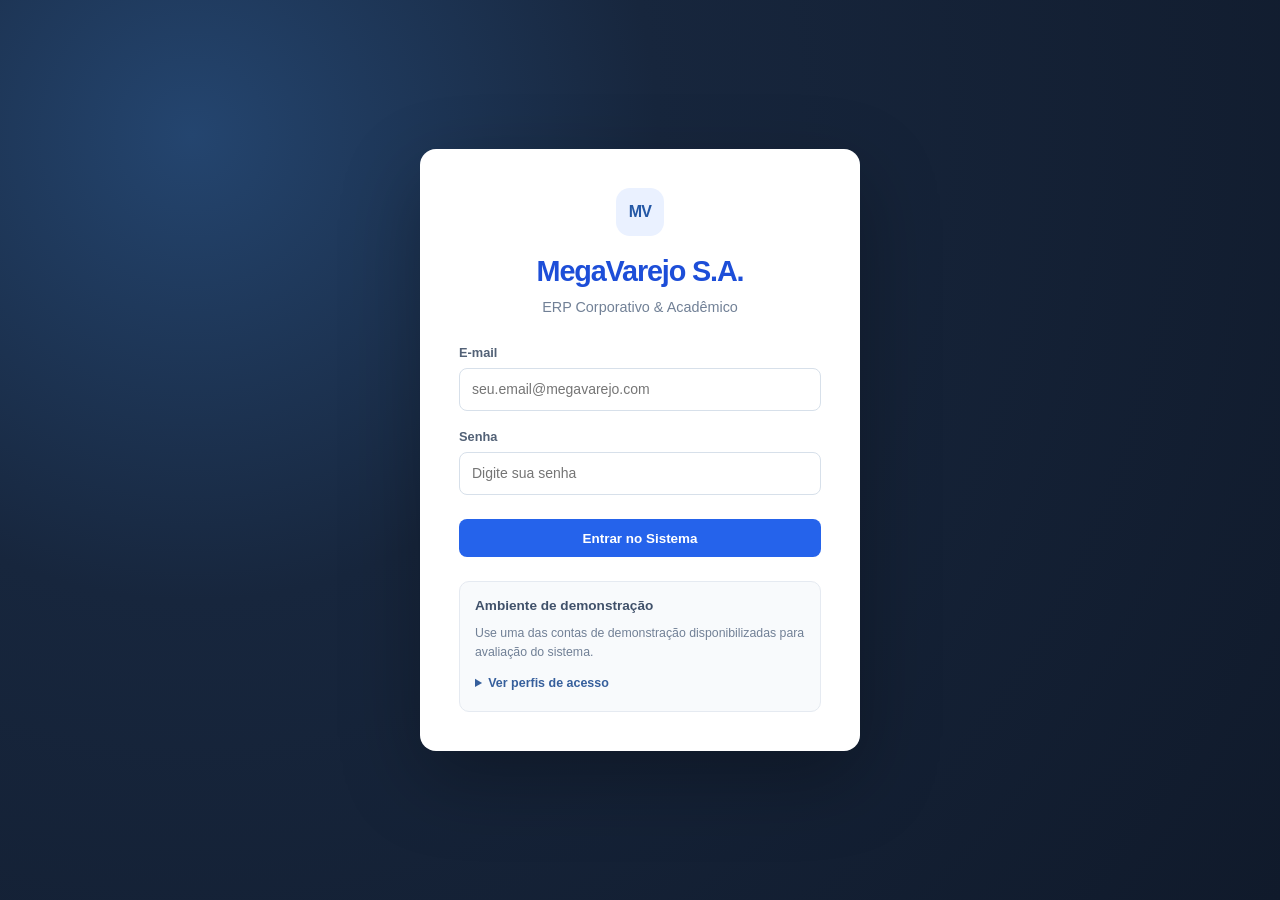
<file: templates/login.html>
<!DOCTYPE html>
<html lang="pt-BR">
<head>
    <meta charset="UTF-8">
    <meta name="viewport" content="width=device-width, initial-scale=1.0">
    <title>Login - MegaVarejo S.A.</title>
    <link rel="stylesheet" href="/static/css/style.css">
</head>
<body class="login-body">
    <div class="login-wrapper">
        <div class="login-card">
            <div class="login-header">
                <div class="login-mark" aria-hidden="true">MV</div><h2>MegaVarejo S.A.</h2>
                <p>ERP Corporativo & Acadêmico</p>
            </div>

            <div id="login-alerta" class="alerta" style="display: none;"></div>

            <form id="form-login" onsubmit="realizarLogin(event)">
                <div class="form-group" style="margin-bottom: 16px;">
                    <label for="login-email">E-mail</label>
                    <input type="email" id="login-email" required placeholder="seu.email@megavarejo.com" autocomplete="username">
                </div>

                <div class="form-group" style="margin-bottom: 24px;">
                    <label for="login-senha">Senha</label>
                    <input type="password" id="login-senha" required placeholder="Digite sua senha" autocomplete="current-password">
                </div>

                <button type="submit" id="btn-login" class="btn btn-primary" style="width: 100%;">
                    Entrar no Sistema
                </button>
            </form>

            <div class="login-info">
                <h4>Ambiente de demonstração</h4><p class="login-demo-note">Use uma das contas de demonstração disponibilizadas para avaliação do sistema.</p><details class="login-demo-details"><summary>Ver perfis de acesso</summary>
                <ul>
                    <li><strong>Administrador:</strong> admin@megavarejo.com</li>
                    <li><strong>Estoque:</strong> estoque@megavarejo.com</li>
                    <li><strong>Vendas:</strong> vendas@megavarejo.com</li>
                    <li><strong>Gerência:</strong> gerencia@megavarejo.com</li>
                </ul>
                </details>
            </div>
        </div>
    </div>

    <script>
        async function realizarLogin(e) {
            e.preventDefault();
            const email = document.getElementById('login-email').value.trim();
            const senha = document.getElementById('login-senha').value;
            const btn = document.getElementById('btn-login');
            const alerta = document.getElementById('login-alerta');

            alerta.style.display = 'none';
            btn.disabled = true;
            btn.textContent = 'Autenticando...';

            try {
                const res = await fetch('/api/auth/login', {
                    method: 'POST',
                    headers: { 'Content-Type': 'application/json' },
                    body: JSON.stringify({ email, senha })
                });

                const data = await res.json();
                if (!res.ok) {
                    alerta.textContent = data.erro || 'Falha na autenticação.';
                    alerta.className = 'alerta erro';
                    alerta.style.display = 'block';
                    btn.disabled = false;
                    btn.textContent = 'Entrar no Sistema';
                    return;
                }

                // Redireciona para o ERP principal
                window.location.href = '/';
            } catch (err) {
                alerta.textContent = 'Erro ao conectar ao servidor.';
                alerta.className = 'alerta erro';
                alerta.style.display = 'block';
                btn.disabled = false;
                btn.textContent = 'Entrar no Sistema';
            }
        }
    </script>
</body>
</html>
</file>
<file: static/css/style.css>
/* Reset e Estilos Gerais */
* {
    margin: 0;
    padding: 0;
    box-sizing: border-box;
    font-family: -apple-system, BlinkMacSystemFont, "Segoe UI", Roboto, Oxygen, Ubuntu, Cantarell, sans-serif;
}

body {
    background-color: #f4f6f9;
    color: #333;
}

/* Layout Principal com Menu Lateral */
.layout {
    display: flex;
    min-height: 100vh;
}

.sidebar {
    width: 250px;
    background-color: #1e293b;
    color: #fff;
    display: flex;
    flex-direction: column;
    flex-shrink: 0;
}

.brand {
    padding: 24px 20px;
    border-bottom: 1px solid #334155;
}

.brand h2 {
    font-size: 1.25rem;
    font-weight: 700;
    color: #38bdf8;
}

.brand small {
    color: #94a3b8;
    font-size: 0.8rem;
    text-transform: uppercase;
    letter-spacing: 1px;
}

/* Informações do Usuário no Sidebar */
.user-session-card {
    display: flex;
    align-items: center;
    gap: 12px;
    padding: 16px 20px;
    border-bottom: 1px solid #334155;
    background-color: rgba(15, 23, 42, 0.4);
}

.user-avatar {
    width: 38px;
    height: 38px;
    background-color: #0284c7;
    color: #fff;
    font-weight: 700;
    font-size: 1.1rem;
    border-radius: 50%;
    display: flex;
    align-items: center;
    justify-content: center;
}

.user-details {
    display: flex;
    flex-direction: column;
    gap: 2px;
    overflow: hidden;
}

.user-details strong {
    font-size: 0.9rem;
    color: #f8fafc;
    white-space: nowrap;
    overflow: hidden;
    text-overflow: ellipsis;
}

.user-badge {
    display: inline-block;
    font-size: 0.72rem;
    font-weight: 600;
    color: #38bdf8;
    text-transform: uppercase;
    letter-spacing: 0.5px;
}

.nav-menu {
    display: flex;
    flex-direction: column;
    padding: 16px 8px;
    gap: 8px;
    flex: 1;
}

.nav-item {
    background: transparent;
    border: none;
    color: #cbd5e1;
    padding: 12px 16px;
    text-align: left;
    font-size: 0.95rem;
    border-radius: 6px;
    cursor: pointer;
    transition: all 0.2s ease;
    display: flex;
    align-items: center;
    gap: 10px;
}

.nav-item:hover {
    background-color: #334155;
    color: #fff;
}

.nav-item.active {
    background-color: #0284c7;
    color: #fff;
    font-weight: 600;
}

.sidebar-footer {
    padding: 16px 12px;
    border-top: 1px solid #334155;
}

.btn-logout {
    width: 100%;
    padding: 10px 14px;
    background-color: #334155;
    color: #f87171;
    border: none;
    border-radius: 6px;
    font-weight: 600;
    font-size: 0.9rem;
    cursor: pointer;
    display: flex;
    align-items: center;
    justify-content: center;
    gap: 8px;
    transition: background-color 0.2s, color 0.2s;
}

.btn-logout:hover {
    background-color: #dc2626;
    color: #fff;
}

.content {
    flex: 1;
    padding: 30px;
    overflow-y: auto;
}

/* Cabeçalho da Seção */
.section-header {
    margin-bottom: 24px;
}

.section-header h1 {
    font-size: 1.8rem;
    color: #0f172a;
}

.section-header p {
    color: #64748b;
    font-size: 0.95rem;
    margin-top: 4px;
}

/* Módulos (Visibilidade) */
.modulo {
    display: none;
}

.modulo.active {
    display: block;
}

/* Dashboard Cards */
.cards-grid {
    display: grid;
    grid-template-columns: repeat(auto-fit, minmax(240px, 1fr));
    gap: 20px;
}

.card {
    background: #fff;
    padding: 24px;
    border-radius: 8px;
    box-shadow: 0 1px 3px rgba(0,0,0,0.08);
    border-left: 4px solid #64748b;
}

.card.highlight {
    border-left-color: #10b981;
}

.card-title {
    font-size: 0.9rem;
    color: #64748b;
    font-weight: 600;
    text-transform: uppercase;
    margin-bottom: 8px;
}

.card-value {
    font-size: 2rem;
    font-weight: 700;
    color: #0f172a;
}

.card.highlight .card-value {
    color: #059669;
}

/* Painéis de Formulários */
.painel-form {
    background: #fff;
    padding: 24px;
    border-radius: 8px;
    box-shadow: 0 1px 3px rgba(0,0,0,0.08);
    margin-bottom: 24px;
}

.painel-form h3 {
    margin-bottom: 16px;
    font-size: 1.15rem;
    color: #1e293b;
}

.form-row {
    display: flex;
    gap: 16px;
    flex-wrap: wrap;
    margin-bottom: 16px;
}

.form-group {
    display: flex;
    flex-direction: column;
}

.flex-1 { flex: 1; min-width: 150px; }
.flex-2 { flex: 2; min-width: 250px; }
.flex-auto { flex: 0 0 auto; }

.form-group label {
    font-size: 0.85rem;
    font-weight: 600;
    color: #475569;
    margin-bottom: 6px;
}

.form-group input, 
.form-group select {
    padding: 10px 12px;
    border: 1px solid #cbd5e1;
    border-radius: 6px;
    font-size: 0.95rem;
    outline: none;
    transition: border-color 0.2s;
}

.form-group input:focus,
.form-group select:focus {
    border-color: #0284c7;
}

.form-actions {
    display: flex;
    gap: 10px;
}

/* Botões */
.btn {
    padding: 10px 18px;
    border: none;
    border-radius: 6px;
    font-size: 0.9rem;
    font-weight: 600;
    cursor: pointer;
    transition: background-color 0.2s;
}

.btn-primary {
    background-color: #0284c7;
    color: #fff;
}
.btn-primary:hover {
    background-color: #0369a1;
}

.btn-secondary {
    background-color: #64748b;
    color: #fff;
}
.btn-secondary:hover {
    background-color: #475569;
}

.btn-danger {
    background-color: #ef4444;
    color: #fff;
}
.btn-danger:hover {
    background-color: #dc2626;
}

.btn-success {
    background-color: #10b981;
    color: #fff;
}
.btn-success:hover {
    background-color: #059669;
}

.btn-sm {
    padding: 6px 12px;
    font-size: 0.8rem;
}

/* Tabelas */
.tabela-container {
    background: #fff;
    padding: 24px;
    border-radius: 8px;
    box-shadow: 0 1px 3px rgba(0,0,0,0.08);
}

.tabela-container h3 {
    margin-bottom: 16px;
    font-size: 1.15rem;
    color: #1e293b;
}

.tabela {
    width: 100%;
    border-collapse: collapse;
    text-align: left;
}

.tabela th {
    background-color: #f8fafc;
    color: #475569;
    font-weight: 600;
    padding: 12px;
    border-bottom: 2px solid #e2e8f0;
    font-size: 0.85rem;
    text-transform: uppercase;
}

.tabela td {
    padding: 12px;
    border-bottom: 1px solid #e2e8f0;
    font-size: 0.9rem;
}

.tabela tr:hover {
    background-color: #f8fafc;
}

.tabela.compact td, .tabela.compact th {
    padding: 8px;
}

/* Status Badge */
.status-badge {
    display: inline-block;
    padding: 4px 8px;
    border-radius: 12px;
    font-size: 0.75rem;
    font-weight: 600;
}

.status-concluido, .badge-ativo {
    background-color: #d1fae5;
    color: #065f46;
}

.status-pendente, .badge-perfil {
    background-color: #e0f2fe;
    color: #0369a1;
}

.status-cancelado, .badge-inativo {
    background-color: #fee2e2;
    color: #991b1b;
}

/* Badges de Estoque */
.badge-estoque-normal {
    background-color: #d1fae5;
    color: #065f46;
}

.badge-estoque-baixo {
    background-color: #fef3c7;
    color: #b45309;
}

.badge-estoque-zerado {
    background-color: #fee2e2;
    color: #dc2626;
    font-weight: 700;
}

.badge-tipo-entrada {
    background-color: #dcfce7;
    color: #166534;
}

.badge-tipo-saida {
    background-color: #fee2e2;
    color: #991b1b;
}

.badge-tipo-ajuste {
    background-color: #e0e7ff;
    color: #3730a3;
}

/* Sub-navegação interna de Estoque */
.estoque-tabs {
    display: flex;
    gap: 8px;
    border-bottom: 2px solid #e2e8f0;
    margin-bottom: 20px;
    overflow-x: auto;
    padding-bottom: 4px;
}

.tab-btn {
    padding: 10px 16px;
    background: transparent;
    border: none;
    border-bottom: 3px solid transparent;
    font-weight: 600;
    font-size: 0.95rem;
    color: #64748b;
    cursor: pointer;
    transition: all 0.2s ease;
    white-space: nowrap;
}

.tab-btn:hover {
    color: #0284c7;
}

.tab-btn.active {
    color: #0284c7;
    border-bottom-color: #0284c7;
}

.sub-estoque-content {
    display: none;
}

.sub-estoque-content.active {
    display: block;
}

.tabela-header-actions {
    display: flex;
    justify-content: space-between;
    align-items: center;
    margin-bottom: 16px;
    gap: 16px;
    flex-wrap: wrap;
}

.busca-box input {
    padding: 8px 14px;
    border: 1px solid #cbd5e1;
    border-radius: 6px;
    font-size: 0.9rem;
    min-width: 280px;
    outline: none;
}

.busca-box input:focus {
    border-color: #0284c7;
}

.linha-critica {
    background-color: #fff1f2 !important;
}

.linha-critica td {
    color: #9f1239;
}

/* Alertas */
.alerta {
    padding: 12px 16px;
    border-radius: 6px;
    margin-bottom: 20px;
    font-size: 0.9rem;
    font-weight: 500;
}

.alerta.sucesso {
    background-color: #dcfce7;
    color: #15803d;
    border: 1px solid #86efac;
}

.alerta.erro {
    background-color: #fee2e2;
    color: #b91c1c;
    border: 1px solid #fca5a5;
}

/* Resumo do Pedido */
.pedido-resumo {
    display: flex;
    justify-content: space-between;
    align-items: center;
    margin-top: 16px;
    padding-top: 16px;
    border-top: 1px dashed #cbd5e1;
    font-size: 1.1rem;
}

.pedido-valores-totais {
    background-color: #f8fafc;
    border: 1px solid #e2e8f0;
    padding: 10px 16px;
    border-radius: 6px;
    text-align: right;
    display: flex;
    flex-direction: column;
    gap: 4px;
}

/* Indicadores operacionais da aba Pedidos */
.pedidos-kpis .card-kpi-pedido {
    cursor: pointer;
    transition: transform 0.15s ease, box-shadow 0.15s ease, border-color 0.15s ease;
    border: 2px solid transparent;
}

.pedidos-kpis .card-kpi-pedido:hover {
    transform: translateY(-2px);
    box-shadow: 0 6px 12px -2px rgba(0, 0, 0, 0.1);
}

.pedidos-kpis .card-kpi-pedido.ativo {
    border-color: #0284c7;
    background-color: #f0f9ff;
}

.pedidos-kpis .card-kpi-alerta {
    border-left: 4px solid #ef4444;
}

.pedidos-kpis .card-kpi-alerta.ativo {
    border-color: #ef4444;
    background-color: #fef2f2;
}

/* Barra de filtros de Pedidos */
.filtros-pedidos-box {
    background: #f8fafc;
    border: 1px solid #e2e8f0;
    border-radius: 8px;
    padding: 16px;
    margin-bottom: 20px;
}

.filtros-pedidos-box label {
    font-size: 0.8rem;
    font-weight: 600;
    color: #475569;
    margin-bottom: 4px;
}

.filtros-pedidos-box input,
.filtros-pedidos-box select {
    padding: 8px 12px;
    border: 1px solid #cbd5e1;
    border-radius: 6px;
    font-size: 0.85rem;
    outline: none;
    background: #fff;
    width: 100%;
}

.filtros-pedidos-box input:focus,
.filtros-pedidos-box select:focus {
    border-color: #0284c7;
}

/* Badges de Status do Pedido */
.badge-status-pedido {
    display: inline-block;
    padding: 4px 10px;
    border-radius: 12px;
    font-size: 0.78rem;
    font-weight: 600;
    white-space: nowrap;
}

.badge-ped-aguardando-pagamento { background: #fef3c7; color: #92400e; }
.badge-ped-confirmado           { background: #e0f2fe; color: #0369a1; }
.badge-ped-aguardando-separacao { background: #f1f5f9; color: #334155; }
.badge-ped-em-separacao         { background: #ede9fe; color: #5b21b6; }
.badge-ped-pronto-para-envio    { background: #dbeafe; color: #1e40af; }
.badge-ped-enviado              { background: #e0e7ff; color: #3730a3; }
.badge-ped-em-transporte        { background: #cffafe; color: #155e75; }
.badge-ped-entregue             { background: #dcfce7; color: #166534; }
.badge-ped-cancelado            { background: #fee2e2; color: #991b1b; }
.badge-ped-recusado             { background: #fecdd3; color: #9f1239; }
.badge-ped-devolucao-solicitada { background: #ffedd5; color: #9a3412; }
.badge-ped-devolvido            { background: #f3e8ff; color: #6b21a8; }

/* Badges de Status de Pagamento */
.badge-status-pag {
    display: inline-block;
    padding: 3px 8px;
    border-radius: 10px;
    font-size: 0.75rem;
    font-weight: 600;
    white-space: nowrap;
}

.badge-pag-pendente    { background: #fef3c7; color: #92400e; }
.badge-pag-confirmado  { background: #dcfce7; color: #15803d; }
.badge-pag-recusado    { background: #fee2e2; color: #b91c1c; }
.badge-pag-reembolsado { background: #e2e8f0; color: #475569; }

/* Detalhes Modal Avançado */
.modal-detalhes-grid {
    display: grid;
    grid-template-columns: 1fr 1fr;
    gap: 16px;
    margin-bottom: 20px;
    background: #f8fafc;
    padding: 16px;
    border-radius: 8px;
    border: 1px solid #e2e8f0;
}

.modal-section-title {
    font-size: 0.95rem;
    font-weight: 700;
    color: #1e293b;
    margin-bottom: 8px;
    border-bottom: 1px solid #e2e8f0;
    padding-bottom: 4px;
}

.timeline-historico {
    display: flex;
    flex-direction: column;
    gap: 10px;
    max-height: 200px;
    overflow-y: auto;
    padding-right: 6px;
}

.timeline-item {
    border-left: 3px solid #0284c7;
    padding-left: 10px;
    font-size: 0.85rem;
}

.timeline-meta {
    font-size: 0.75rem;
    color: #64748b;
}

.modal-acoes-box {
    display: flex;
    gap: 8px;
    flex-wrap: wrap;
    margin-top: 16px;
    padding-top: 16px;
    border-top: 1px solid #e2e8f0;
}

/* Modal */
.modal {
    position: fixed;
    top: 0; left: 0; width: 100%; height: 100%;
    background-color: rgba(0,0,0,0.5);
    display: flex;
    justify-content: center;
    align-items: center;
    z-index: 1000;
}

.modal-content {
    background: #fff;
    padding: 24px;
    border-radius: 8px;
    width: 90%;
    max-width: 600px;
    position: relative;
    max-height: 85vh;
    overflow-y: auto;
}

.modal-close {
    position: absolute;
    top: 16px;
    right: 18px;
    font-size: 1.5rem;
    cursor: pointer;
    color: #64748b;
}

/* Tela de Login */
.login-body {
    background: linear-gradient(135deg, #0f172a 0%, #1e293b 100%);
    min-height: 100vh;
    display: flex;
    align-items: center;
    justify-content: center;
    padding: 20px;
}

.login-wrapper {
    width: 100%;
    max-width: 440px;
}

.login-card {
    background: #ffffff;
    padding: 36px;
    border-radius: 12px;
    box-shadow: 0 10px 25px -5px rgba(0, 0, 0, 0.3), 0 8px 10px -6px rgba(0, 0, 0, 0.3);
}

.login-header {
    text-align: center;
    margin-bottom: 24px;
}

.login-header h2 {
    color: #0284c7;
    font-size: 1.8rem;
    font-weight: 700;
}

.login-header p {
    color: #64748b;
    font-size: 0.9rem;
    margin-top: 4px;
}

.login-info {
    margin-top: 24px;
    padding-top: 18px;
    border-top: 1px solid #e2e8f0;
    font-size: 0.8rem;
    color: #475569;
}

.login-info h4 {
    margin-bottom: 8px;
    color: #1e293b;
    font-size: 0.85rem;
}

.login-info ul {
    list-style: none;
    padding: 0;
    display: flex;
    flex-direction: column;
    gap: 4px;
}

/* Responsividade Simples */
@media (max-width: 768px) {
    .layout {
        flex-direction: column;
    }
    .sidebar {
        width: 100%;
    }
    .nav-menu {
        flex-direction: row;
        overflow-x: auto;
    }
    .content {
        padding: 16px;
    }
    .form-row {
        flex-direction: column;
    }
}

/* ========================================================
   ESTILOS DO NOVO DASHBOARD GERENCIAL EXECUTIVO
   ======================================================== */
.dash-header-gerencial {
    display: flex;
    justify-content: space-between;
    align-items: flex-start;
    flex-wrap: wrap;
    gap: 16px;
    margin-bottom: 24px;
    padding-bottom: 16px;
    border-bottom: 1px solid #e2e8f0;
}

.dash-titulo-box h1 {
    font-size: 1.6rem;
    color: #0f172a;
    margin-bottom: 4px;
}

.dash-titulo-box p {
    color: #64748b;
    font-size: 0.9rem;
    margin-bottom: 8px;
}

.dash-meta-info {
    display: flex;
    align-items: center;
    gap: 12px;
    font-size: 0.8rem;
    color: #475569;
}

.dash-tag-perfil {
    background: #e0f2fe;
    color: #0369a1;
    font-weight: 600;
    padding: 2px 8px;
    border-radius: 4px;
    font-size: 0.75rem;
}

.dash-filtros-bar {
    display: flex;
    align-items: flex-end;
    gap: 12px;
    flex-wrap: wrap;
    background: #f8fafc;
    padding: 10px 14px;
    border-radius: 8px;
    border: 1px solid #e2e8f0;
}

.dash-filtro-item {
    display: flex;
    flex-direction: column;
    gap: 4px;
}

.dash-filtro-item label {
    font-weight: 600;
    color: #334155;
    font-size: 0.75rem;
}

.dash-secao-titulo {
    margin-bottom: 14px;
}

.dash-secao-titulo h3 {
    font-size: 1.1rem;
    color: #1e293b;
    margin-bottom: 2px;
}

.dash-secao-titulo small {
    color: #64748b;
    font-size: 0.8rem;
}

/* 5. Alertas Gerenciais */
.dash-alertas-grid {
    display: grid;
    grid-template-columns: repeat(auto-fit, minmax(210px, 1fr));
    gap: 14px;
    margin-bottom: 20px;
}

.alerta-card {
    background: #fff;
    border: 1px solid #e2e8f0;
    border-radius: 8px;
    padding: 14px;
    display: flex;
    flex-direction: column;
    cursor: pointer;
    transition: transform 0.15s ease, box-shadow 0.15s ease;
    position: relative;
}

.alerta-card:hover {
    transform: translateY(-2px);
    box-shadow: 0 4px 10px rgba(0,0,0,0.06);
}

.alerta-card-danger {
    border-left: 4px solid #ef4444;
}

.alerta-card-warning {
    border-left: 4px solid #f59e0b;
}

.alerta-card-info {
    border-left: 4px solid #3b82f6;
}

.alerta-icon {
    font-size: 1.4rem;
    margin-bottom: 6px;
}

.alerta-info h4 {
    font-size: 1.4rem;
    font-weight: 700;
    color: #0f172a;
    line-height: 1.2;
    margin-bottom: 2px;
}

.alerta-info span {
    font-size: 0.8rem;
    color: #64748b;
    font-weight: 500;
}

.alerta-link {
    margin-top: 10px;
    font-size: 0.75rem;
    color: #0284c7;
    font-weight: 600;
    align-self: flex-end;
}

/* 2. KPIs Comerciais */
.dash-kpis-grid {
    grid-template-columns: repeat(auto-fit, minmax(230px, 1fr));
    gap: 16px;
}

.card-kpi-gerencial {
    display: flex;
    flex-direction: column;
    justify-content: space-between;
}

.card-kpi-topo {
    display: flex;
    justify-content: space-between;
    align-items: center;
    margin-bottom: 8px;
}

.card-kpi-icon {
    font-size: 1.3rem;
}

.card-kpi-comparativo {
    margin-top: 8px;
    font-size: 0.8rem;
    color: #64748b;
    display: flex;
    align-items: center;
    gap: 6px;
}

.badge-comparativo {
    font-size: 0.75rem;
    font-weight: 700;
    padding: 2px 6px;
    border-radius: 4px;
}

.badge-comparativo.positivo {
    background: #dcfce7;
    color: #15803d;
}

.badge-comparativo.negativo {
    background: #fee2e2;
    color: #b91c1c;
}

.badge-comparativo.neutro {
    background: #f1f5f9;
    color: #64748b;
}

.card-criterio {
    margin-top: 6px;
    font-size: 0.7rem;
    color: #94a3b8;
    line-height: 1.3;
}

/* 3. Resumo Financeiro */
.dash-financeiro-grid {
    grid-template-columns: repeat(auto-fit, minmax(210px, 1fr));
    gap: 16px;
}

.card-destaque-fin {
    padding: 18px;
}

/* 4. Gráficos */
.dash-graficos-row {
    display: flex;
    gap: 20px;
    flex-wrap: wrap;
}

.dash-grafico-container {
    background: #fff;
    border: 1px solid #e2e8f0;
    border-radius: 8px;
    padding: 18px;
    box-shadow: 0 1px 3px rgba(0,0,0,0.05);
    min-width: 300px;
}

.dash-grafico-header {
    display: flex;
    justify-content: space-between;
    align-items: center;
    margin-bottom: 16px;
    flex-wrap: wrap;
    gap: 8px;
}

.dash-grafico-header h4 {
    font-size: 1rem;
    color: #1e293b;
    margin-bottom: 2px;
}

.dash-grafico-header small {
    color: #64748b;
    font-size: 0.75rem;
}

.dash-agrupamento-btn-group {
    display: flex;
    gap: 4px;
}

.dash-agrupamento-btn-group .btn-outline {
    background: #fff;
    border: 1px solid #cbd5e1;
    color: #475569;
    padding: 4px 8px;
    font-size: 0.75rem;
    border-radius: 4px;
    cursor: pointer;
}

.dash-agrupamento-btn-group .btn-outline.active {
    background: #0284c7;
    border-color: #0284c7;
    color: #fff;
}

.dash-canvas-box {
    position: relative;
    width: 100%;
}

/* 6 & 7. Operacional e Atividades */
.dash-operacional-grid {
    display: grid;
    grid-template-columns: 2fr 1.2fr;
    gap: 20px;
}

@media (max-width: 992px) {
    .dash-operacional-grid {
        grid-template-columns: 1fr;
    }
}

.dash-card-tabela, .dash-card-atividades {
    background: #fff;
    border: 1px solid #e2e8f0;
    border-radius: 8px;
    padding: 18px;
    box-shadow: 0 1px 3px rgba(0,0,0,0.05);
}

.dash-tabela-header {
    display: flex;
    justify-content: space-between;
    align-items: center;
    margin-bottom: 12px;
}

.dash-tabela-header h4 {
    font-size: 0.95rem;
    color: #1e293b;
    margin: 0;
}

.dash-timeline-atividades {
    display: flex;
    flex-direction: column;
    gap: 12px;
    max-height: 580px;
    overflow-y: auto;
}

.timeline-item {
    display: flex;
    align-items: flex-start;
    gap: 10px;
    padding-bottom: 10px;
    border-bottom: 1px solid #f1f5f9;
}

.timeline-item:last-child {
    border-bottom: none;
    padding-bottom: 0;
}

.timeline-icone {
    font-size: 1.1rem;
    background: #f8fafc;
    border-radius: 50%;
    padding: 6px;
    border: 1px solid #e2e8f0;
    display: flex;
    align-items: center;
    justify-content: center;
}

.timeline-corpo {
    flex: 1;
}

.timeline-titulo {
    font-size: 0.85rem;
    font-weight: 600;
    color: #1e293b;
    margin-bottom: 2px;
}

.timeline-desc {
    font-size: 0.78rem;
    color: #475569;
    margin-bottom: 3px;
    line-height: 1.3;
}

.timeline-meta {
    font-size: 0.7rem;
    color: #94a3b8;
    display: flex;
    gap: 10px;
}

.dash-loading-spinner {
    padding: 16px;
    background: #f0fdf4;
    border: 1px solid #bbf7d0;
    color: #166534;
    border-radius: 6px;
    display: flex;
    align-items: center;
    gap: 10px;
    font-size: 0.9rem;
    font-weight: 500;
    margin-bottom: 20px;
}

.texto-vazio {
    text-align: center;
    color: #94a3b8;
    font-size: 0.85rem;
    padding: 16px;
}


/* =========================================================
   MEGAVAREJO UI — camada visual profissional
   ========================================================= */
:root {
    --ui-bg: #f5f7fb;
    --ui-surface: #ffffff;
    --ui-surface-muted: #f8fafc;
    --ui-border: #e5eaf1;
    --ui-border-strong: #d7e0ea;
    --ui-text: #172334;
    --ui-muted: #718096;
    --ui-primary: #2563eb;
    --ui-primary-hover: #1d4ed8;
    --ui-primary-soft: #eff6ff;
    --ui-sidebar: #111c2e;
    --ui-sidebar-muted: #9aabc0;
    --ui-success: #16845b;
    --ui-danger: #c2414b;
    --ui-warning: #b7791f;
    --ui-radius: 12px;
    --ui-shadow: 0 1px 2px rgba(16, 24, 40, .04), 0 8px 24px rgba(16, 24, 40, .035);
}
html { background: var(--ui-bg); }
body {
    background: var(--ui-bg);
    color: var(--ui-text);
    font-family: Inter, ui-sans-serif, system-ui, -apple-system, BlinkMacSystemFont, "Segoe UI", sans-serif;
    font-size: 14px;
    line-height: 1.5;
    -webkit-font-smoothing: antialiased;
}
.svg-sprite { position:absolute; width:0; height:0; overflow:hidden; }
.layout { min-height: 100vh; }
.sidebar {
    width: 252px;
    background: var(--ui-sidebar);
    border-right: 1px solid rgba(255,255,255,.05);
    box-shadow: 8px 0 28px rgba(15,23,42,.045);
}
.brand { padding: 27px 22px 23px; border-bottom: 1px solid rgba(255,255,255,.08); }
.brand h2 { color:#f8fafc; font-size:1.22rem; letter-spacing:-.035em; font-weight:750; }
.brand small { display:block; margin-top:5px; color:var(--ui-sidebar-muted); font-size:.68rem; letter-spacing:.11em; }
.user-session-card { margin:16px 12px 10px; padding:13px 12px; border:1px solid rgba(255,255,255,.08); border-radius:11px; background:rgba(255,255,255,.045); }
.user-avatar { width:36px; height:36px; border-radius:10px; background:#244a83; color:#dbeafe; font-size:.95rem; }
.user-details strong { font-size:.84rem; }
.user-badge { color:#93c5fd; font-size:.66rem; letter-spacing:.07em; }
.nav-menu { padding:13px 12px; gap:5px; }
.nav-item {
    min-height:43px; padding:10px 13px; gap:12px; border-radius:9px;
    color:#b8c5d6; font-size:.88rem; font-weight:550;
}
.nav-item:hover { background:rgba(255,255,255,.07); color:#fff; }
.nav-item.active { background:#1e3a5f; color:#bfdbfe; box-shadow:inset 3px 0 0 #60a5fa; font-weight:650; }
.nav-icon { width:18px; height:18px; flex:0 0 18px; fill:none; stroke:currentColor; stroke-width:1.8; stroke-linecap:round; stroke-linejoin:round; }
.sidebar-footer { padding:13px 12px 18px; border-top:1px solid rgba(255,255,255,.08); }
.btn-logout { justify-content:flex-start; padding:10px 13px; background:transparent; color:#aebbd0; border:1px solid rgba(255,255,255,.09); border-radius:9px; }
.btn-logout:hover { background:rgba(220,38,38,.14); color:#fecaca; }
.content { padding:32px clamp(20px, 3vw, 44px); max-width:1800px; margin:0 auto; min-width:0; }
.section-header { margin-bottom:25px; }
.section-header h1 { color:var(--ui-text); font-size:1.72rem; letter-spacing:-.045em; font-weight:720; }
.section-header p { color:var(--ui-muted); font-size:.9rem; }
.cards-grid { gap:16px; }
.card, .painel-form, .tabela-container, .dash-grafico-container, .dash-card-tabela, .dash-card-atividades {
    background:var(--ui-surface); border:1px solid var(--ui-border); border-radius:var(--ui-radius);
    box-shadow:var(--ui-shadow);
}
.card { border-left:1px solid var(--ui-border); padding:19px 20px; }
.card.highlight { border-left:1px solid var(--ui-border); }
.card-title { color:#748196; font-size:.72rem; letter-spacing:.055em; text-transform:uppercase; }
.card-value { color:#172334; font-size:1.75rem; letter-spacing:-.045em; font-weight:720; }
.painel-form, .tabela-container { padding:22px; }
.form-group label { color:#526176; font-size:.8rem; font-weight:620; }
.form-group input, .form-group select, .form-control, .input-padrao, .busca-box input {
    min-height:40px; background:#fff; border:1px solid var(--ui-border-strong); border-radius:8px;
    color:var(--ui-text); font:inherit; transition:border-color .16s, box-shadow .16s;
}
.form-group input:focus, .form-group select:focus, .form-control:focus, .input-padrao:focus, .busca-box input:focus {
    border-color:#78a7f8; box-shadow:0 0 0 3px rgba(37,99,235,.11); outline:none;
}
.btn { min-height:38px; border-radius:8px; padding:9px 14px; font-size:.84rem; font-weight:650; }
.btn-primary { background:var(--ui-primary); }
.btn-primary:hover { background:var(--ui-primary-hover); }
.btn-secondary { background:#eef2f7; color:#475569; border:1px solid var(--ui-border); }
.btn-secondary:hover { background:#e2e8f0; color:#1e293b; }
.btn-danger { background:#c2414b; }
.btn-success { background:#16845b; }
.tabela-container { overflow:hidden; }
.tabela { border-collapse:separate; border-spacing:0; }
.tabela th { background:#f8fafc; color:#66758a; font-size:.69rem; letter-spacing:.055em; border-bottom:1px solid var(--ui-border); padding:13px 14px; }
.tabela td { color:#344256; border-bottom:1px solid #edf1f5; padding:13px 14px; font-size:.84rem; }
.tabela tr:hover td { background:#fafcff; }
.status-badge, .badge-status-pedido, .badge-status-pag { border-radius:6px; padding:4px 8px; font-size:.72rem; }
.estoque-tabs { border-bottom:1px solid var(--ui-border); }
.tab-btn { font-size:.84rem; padding:10px 14px; }
.tab-btn.active { border-bottom-width:2px; }
.modal-content { border:1px solid var(--ui-border); border-radius:14px; box-shadow:0 24px 70px rgba(15,23,42,.2); }
.alerta { border-radius:9px; }
.dash-header-gerencial { align-items:center; padding-bottom:22px; border-color:var(--ui-border); }
.dash-titulo-box h1 { display:flex; align-items:center; gap:10px; font-size:1.72rem; letter-spacing:-.045em; }
.dash-titulo-box p { max-width:650px; line-height:1.6; }
.dash-meta-info { color:#8190a4; font-size:.76rem; gap:14px; }
.dash-tag-perfil { background:var(--ui-primary-soft); color:#2459a6; border-radius:6px; padding:4px 9px; }
.dash-filtros-bar { background:#fff; border:1px solid var(--ui-border); border-radius:11px; padding:12px; box-shadow:var(--ui-shadow); }
.dash-filtro-item label { color:#65748a; font-size:.7rem; }
.dash-secao-titulo { margin:25px 0 12px; }
.dash-secao-titulo h3 { display:flex; align-items:center; gap:9px; color:#26364a; font-size:.98rem; letter-spacing:-.015em; font-weight:700; }
.dash-secao-titulo small { color:#8793a4; font-size:.76rem; }
.section-icon { width:17px; height:17px; fill:none; stroke:#5276a7; stroke-width:1.8; stroke-linecap:round; stroke-linejoin:round; }
.heading-icon { width:22px; height:22px; fill:none; stroke:var(--ui-primary); stroke-width:1.8; stroke-linecap:round; stroke-linejoin:round; }
.inline-icon { width:14px; height:14px; vertical-align:-2px; fill:none; stroke:currentColor; stroke-width:1.8; stroke-linecap:round; stroke-linejoin:round; }
.dash-alertas-grid { grid-template-columns:repeat(auto-fit,minmax(170px,1fr)); gap:10px; margin-bottom:22px; }
.alerta-card { display:grid; grid-template-columns:34px 1fr; align-items:center; gap:2px 10px; padding:13px 14px; border:1px solid var(--ui-border); border-left:3px solid #d97706; border-radius:10px; box-shadow:none; min-height:84px; }
.alerta-card-danger { border-left-color:#dc6b72; }
.alerta-card-warning { border-left-color:#d6a044; }
.alerta-card-info { border-left-color:#6c93c8; }
.alerta-card:hover { transform:translateY(-1px); box-shadow:var(--ui-shadow); }
.alerta-icon { grid-row:1 / span 2; display:grid; place-items:center; width:32px; height:32px; margin:0; border-radius:9px; background:#f3f6fa; color:#718096; }
.metric-icon { width:17px; height:17px; fill:none; stroke:currentColor; stroke-width:1.8; stroke-linecap:round; stroke-linejoin:round; }
.alerta-info h4 { font-size:1.25rem; color:#26364a; }
.alerta-info span { font-size:.73rem; line-height:1.3; }
.alerta-link { grid-column:2; margin:1px 0 0; align-self:auto; font-size:.68rem; color:#4b72a8; }
.dash-kpis-grid { grid-template-columns:repeat(4,minmax(0,1fr)); gap:12px; }
.card-kpi-gerencial { min-height:148px; }
.card-kpi-topo { margin-bottom:10px; }
.card-kpi-icon { display:grid; place-items:center; width:32px; height:32px; border-radius:9px; background:#f0f5fc; color:#5379ad; }
.card-kpi-comparativo { font-size:.73rem; }
.card-criterio { color:#8a96a6; font-size:.68rem; line-height:1.4; }
.dash-financeiro-grid { grid-template-columns:repeat(auto-fit,minmax(185px,1fr)); gap:12px; }
.card-destaque-fin { min-height:120px; padding:17px 18px; }
.dash-graficos-row { gap:14px; }
.dash-grafico-container { border-radius:12px; box-shadow:var(--ui-shadow); padding:19px; }
.dash-grafico-header h4, .dash-tabela-header h4 { color:#26364a; font-weight:680; }
.dash-operacional-grid { gap:14px; grid-template-columns:minmax(0,1.8fr) minmax(260px,1fr); }
.dash-card-tabela, .dash-card-atividades { padding:18px; box-shadow:var(--ui-shadow); }
.dash-loading-spinner { background:#f1f6fd; border:1px solid #dbe7f7; color:#3e6598; border-radius:9px; }
.texto-vazio { color:#8a96a6; }
.login-body { background:radial-gradient(circle at 15% 15%,#24456f 0,#17263d 35%,#101a2b 100%); }
.login-card { border:1px solid rgba(255,255,255,.55); border-radius:16px; box-shadow:0 28px 80px rgba(0,0,0,.28); padding:38px; }
.login-header h2 { color:#1d4ed8; letter-spacing:-.04em; }
.login-header p { color:#718096; }
.login-info { background:#f8fafc; border:1px solid var(--ui-border); border-radius:10px; padding:14px 15px; color:#65748a; }
.login-info h4 { color:#40516a; }
.login-info li { line-height:1.6; }
@media (max-width:1100px) {
    .dash-kpis-grid { grid-template-columns:repeat(2,minmax(0,1fr)); }
    .dash-alertas-grid { grid-template-columns:repeat(2,minmax(0,1fr)); }
}
@media (max-width:768px) {
    .layout { flex-direction:column; }
    .sidebar { width:100%; }
    .brand { padding:16px 18px 12px; }
    .user-session-card { margin:10px 12px; }
    .nav-menu { flex-direction:row; overflow-x:auto; padding:8px 12px 12px; }
    .nav-item { flex:0 0 auto; white-space:nowrap; }
    .sidebar-footer { display:none; }
    .content { padding:22px 15px; }
    .dash-header-gerencial { align-items:stretch; }
    .dash-filtros-bar { width:100%; }
    .dash-filtro-item { flex:1 1 130px; }
    .dash-kpis-grid, .dash-alertas-grid { grid-template-columns:repeat(2,minmax(0,1fr)); }
    .dash-operacional-grid { grid-template-columns:1fr; }
    .tabela-container, .painel-form { padding:15px; }
    .form-row { flex-direction:column; }
}
@media (max-width:480px) {
    .section-header h1, .dash-titulo-box h1 { font-size:1.4rem; }
    .dash-kpis-grid, .dash-alertas-grid, .dash-financeiro-grid { grid-template-columns:1fr; }
    .login-card { padding:25px 20px; }
}

.login-mark { width:48px; height:48px; display:grid; place-items:center; margin:0 auto 14px; border-radius:14px; background:#eaf1ff; color:#2458a6; font-size:1rem; font-weight:800; letter-spacing:-.04em; }
.login-demo-note { margin:0 0 9px; color:#718096; font-size:.77rem; line-height:1.5; }
.login-demo-details summary { color:#365f9c; font-size:.78rem; font-weight:650; cursor:pointer; padding:4px 0; }
.login-demo-details ul { margin-top:9px; }


/* Dashboard executivo e financeiro — refinamento de hierarquia visual */
.dash-expand-section {
    margin-top: 18px;
    border: 1px solid var(--ui-border);
    border-radius: 12px;
    background: #fff;
    box-shadow: var(--ui-shadow);
    overflow: hidden;
}
.dash-expand-section > summary {
    display: grid;
    grid-template-columns: minmax(160px,auto) 1fr auto;
    align-items: center;
    gap: 12px;
    padding: 15px 18px;
    cursor: pointer;
    list-style: none;
    color: #26364a;
    font-size: .9rem;
    font-weight: 680;
}
.dash-expand-section > summary::-webkit-details-marker { display:none; }
.dash-expand-section > summary::after {
    content: "+";
    grid-column: 3;
    grid-row: 1;
    color: #64748b;
    font-size: 1.2rem;
    font-weight: 500;
}
.dash-expand-section[open] > summary::after { content: "−"; }
.dash-expand-section > summary small {
    color: #8793a4;
    font-size: .76rem;
    font-weight: 450;
}
.dash-expand-hint { display:none; }
.dash-expand-section[open] > :not(summary) { margin: 0 18px 18px; }
.dash-operacional-details > summary { border-bottom: 0; }
.dash-operacional-details[open] > .dash-operacional-grid { margin-top: 0 !important; }
.dash-header-gerencial { margin-bottom: 18px; }
.dash-secao-titulo { margin-top: 18px !important; margin-bottom: 10px; }
.dash-secao-titulo small { display:none; }
.dash-alertas-grid { margin-bottom: 16px; }
.dash-alertas-grid:empty { display:none; }
.dash-kpis-grid { gap: 12px; }
.dash-kpis-grid .card { min-height: 132px; }
.dash-kpis-grid .card-criterio { display:none; }
.dash-kpis-grid .card-value { font-size: 1.65rem; }
.dash-graficos-row { margin-top: 18px !important; }
.dash-grafico-header h4 { display:flex; align-items:center; gap:8px; }
.dash-operacional-grid { padding-top: 4px; }
.modulo-financeiro .modulo-header { margin-bottom: 22px; }
.modulo-financeiro .modulo-header h2 {
    display:flex; align-items:center; gap:10px;
    color:var(--ui-text); font-size:1.72rem; letter-spacing:-.04em;
}
.modulo-financeiro .modulo-header h2 .metric-icon { width:22px; height:22px; color:var(--ui-primary); }
.finance-tabs {
    display:flex; flex-wrap:wrap; gap:5px;
    padding:6px; background:#fff; border:1px solid var(--ui-border);
    border-radius:11px; box-shadow:var(--ui-shadow);
}
.finance-tabs .tab-btn {
    display:inline-flex; align-items:center; gap:8px;
    padding:10px 13px; border:0; border-radius:8px;
    color:#64748b; background:transparent; font-weight:600;
}
.finance-tabs .tab-btn .metric-icon { width:16px; height:16px; }
.finance-tabs .tab-btn.active {
    color:#1d4ed8; background:#eff6ff; border:0;
}
.finance-kpi-grid {
    display:grid; grid-template-columns:repeat(4,minmax(0,1fr)); gap:14px;
}
.finance-kpi {
    display:flex; align-items:flex-start; gap:14px;
    min-height:132px; padding:19px 20px;
    border:1px solid var(--ui-border) !important;
    border-left:3px solid #b8c8dc !important;
    border-radius:12px; box-shadow:var(--ui-shadow);
}
.finance-kpi-primary { border-left-color:#3b82f6 !important; }
.finance-kpi .card-icon {
    flex:0 0 38px; width:38px; height:38px; margin:0;
    display:grid; place-items:center; border-radius:10px;
    background:#f0f5fc; color:#5276a7; font-size:0;
}
.finance-kpi .card-icon .metric-icon { width:19px; height:19px; }
.finance-kpi .card-info { min-width:0; }
.finance-kpi .card-info h3 {
    margin:1px 0 8px; color:#64748b; font-size:.74rem;
    font-weight:650; letter-spacing:.025em; line-height:1.35;
}
.finance-kpi .card-valor {
    margin:0; color:#172334; font-size:1.55rem;
    font-weight:730; letter-spacing:-.04em;
}
.finance-kpi .card-info small { display:block; margin-top:6px; color:#94a0af; font-size:.69rem; }
.finance-overview-secondary {
    display:grid !important; grid-template-columns:repeat(2,minmax(0,1fr));
    gap:14px !important; margin-top:14px;
}
.finance-overview-secondary .card {
    border:1px solid var(--ui-border) !important; border-left:3px solid #c5a76a !important;
    border-radius:12px; box-shadow:var(--ui-shadow); padding:18px 20px;
}
.finance-overview-secondary .card h4 {
    margin:0; color:#64748b; font-size:.76rem; font-weight:650;
}
.finance-overview-secondary .card .card-valor {
    color:#172334; font-size:1.45rem; font-weight:720;
}
.modulo-financeiro .tabela-container { margin-top:4px; }
.modulo-financeiro .btn .metric-icon { width:15px; height:15px; vertical-align:-3px; }
@media (max-width: 1100px) {
    .finance-kpi-grid { grid-template-columns:repeat(2,minmax(0,1fr)); }
}
@media (max-width: 700px) {
    .dash-expand-section > summary { grid-template-columns:1fr auto; gap:4px 10px; }
    .dash-expand-section > summary small { grid-column:1; }
    .dash-expand-section > summary::after { grid-column:2; grid-row:1 / span 2; }
    .finance-kpi-grid { grid-template-columns:1fr; }
    .finance-overview-secondary { grid-template-columns:1fr; }
    .finance-tabs { overflow-x:auto; flex-wrap:nowrap; }
    .finance-tabs .tab-btn { flex:0 0 auto; white-space:nowrap; }
}


/* Módulo de Logística */
.logistica-kpis .card { border-left: 3px solid #94a3b8; }
.logistica-kpis .card-kpi-alerta { border-left-color: #dc2626; }
.log-form-transportadora { padding: 18px; margin: 16px 0; border: 1px solid #dbe3ed; border-radius: 10px; background: #f8fafc; }
.log-filtros { align-items: flex-end; padding: 14px; background: #f8fafc; border: 1px solid #e2e8f0; border-radius: 8px; margin-bottom: 16px; }
.log-check { display:flex; align-items:center; gap:8px; min-height:38px; color:#475569; font-size:.88rem; }
.log-check input { width:16px; height:16px; }
.modal-logistica-content { max-width: 680px; }
.modal-logistica-content .form-group { margin-bottom: 12px; }
.modal-logistica-content input, .modal-logistica-content select, .modal-logistica-content textarea {
    width:100%; padding:10px 12px; border:1px solid #cbd5e1; border-radius:6px; font:inherit; background:#fff;
}
.texto-secundario { color:#64748b; font-size:.86rem; margin-top:4px; }
.table-responsive { width:100%; overflow-x:auto; }
.table-responsive .tabela { min-width:760px; }
@media (max-width: 768px) {
    .logistica-kpis { grid-template-columns: repeat(2, minmax(0,1fr)); }
    .log-filtros { flex-direction:column; }
}


/* Compras, PDV e inteligência de estoque */
.compras-layout { display:flex; flex-direction:column; gap:20px; }
.compras-total { display:flex; justify-content:flex-end; gap:10px; align-items:center; padding:14px 0; color:#475569; }
.compras-total strong { color:#0f172a; font-size:1.25rem; }
.recebimento-itens { display:grid; gap:10px; margin:12px 0 18px; }
.recebimento-item { display:flex; align-items:center; justify-content:space-between; gap:16px; padding:10px 12px; background:#f8fafc; border:1px solid #e2e8f0; border-radius:8px; }
.recebimento-item label { color:#334155; font-weight:600; }
.recebimento-item input { width:120px; padding:8px; border:1px solid #cbd5e1; border-radius:6px; }
.estoque-inteligencia-grid { display:grid; grid-template-columns:repeat(2,minmax(0,1fr)); gap:20px; }
.pdv-caixa-bar { display:flex; align-items:flex-end; flex-wrap:wrap; gap:16px; }
.pdv-caixa-bar > div:first-child { display:flex; flex-direction:column; gap:4px; margin-right:auto; }
.pdv-caixa-bar .form-group { min-width:220px; }
.pdv-status-aberto { color:#15803d; font-weight:700; }
.pdv-status-fechado { color:#b45309; font-weight:700; }
.pdv-grid { display:grid; grid-template-columns:minmax(0,2fr) minmax(280px,1fr); gap:20px; align-items:start; }
.pdv-resumo { position:sticky; top:20px; }
.pdv-total { display:flex; justify-content:space-between; align-items:center; border-top:1px solid #e2e8f0; margin:20px 0; padding-top:18px; color:#475569; }
.pdv-total strong { font-size:1.8rem; color:#0f172a; }
.btn-block { width:100%; }
@media (max-width: 900px) { .estoque-inteligencia-grid,.pdv-grid { grid-template-columns:1fr; } .pdv-resumo { position:static; } }
@media (max-width: 600px) { .recebimento-item { align-items:flex-start; flex-direction:column; } .pdv-caixa-bar { align-items:stretch; } }
</file>
